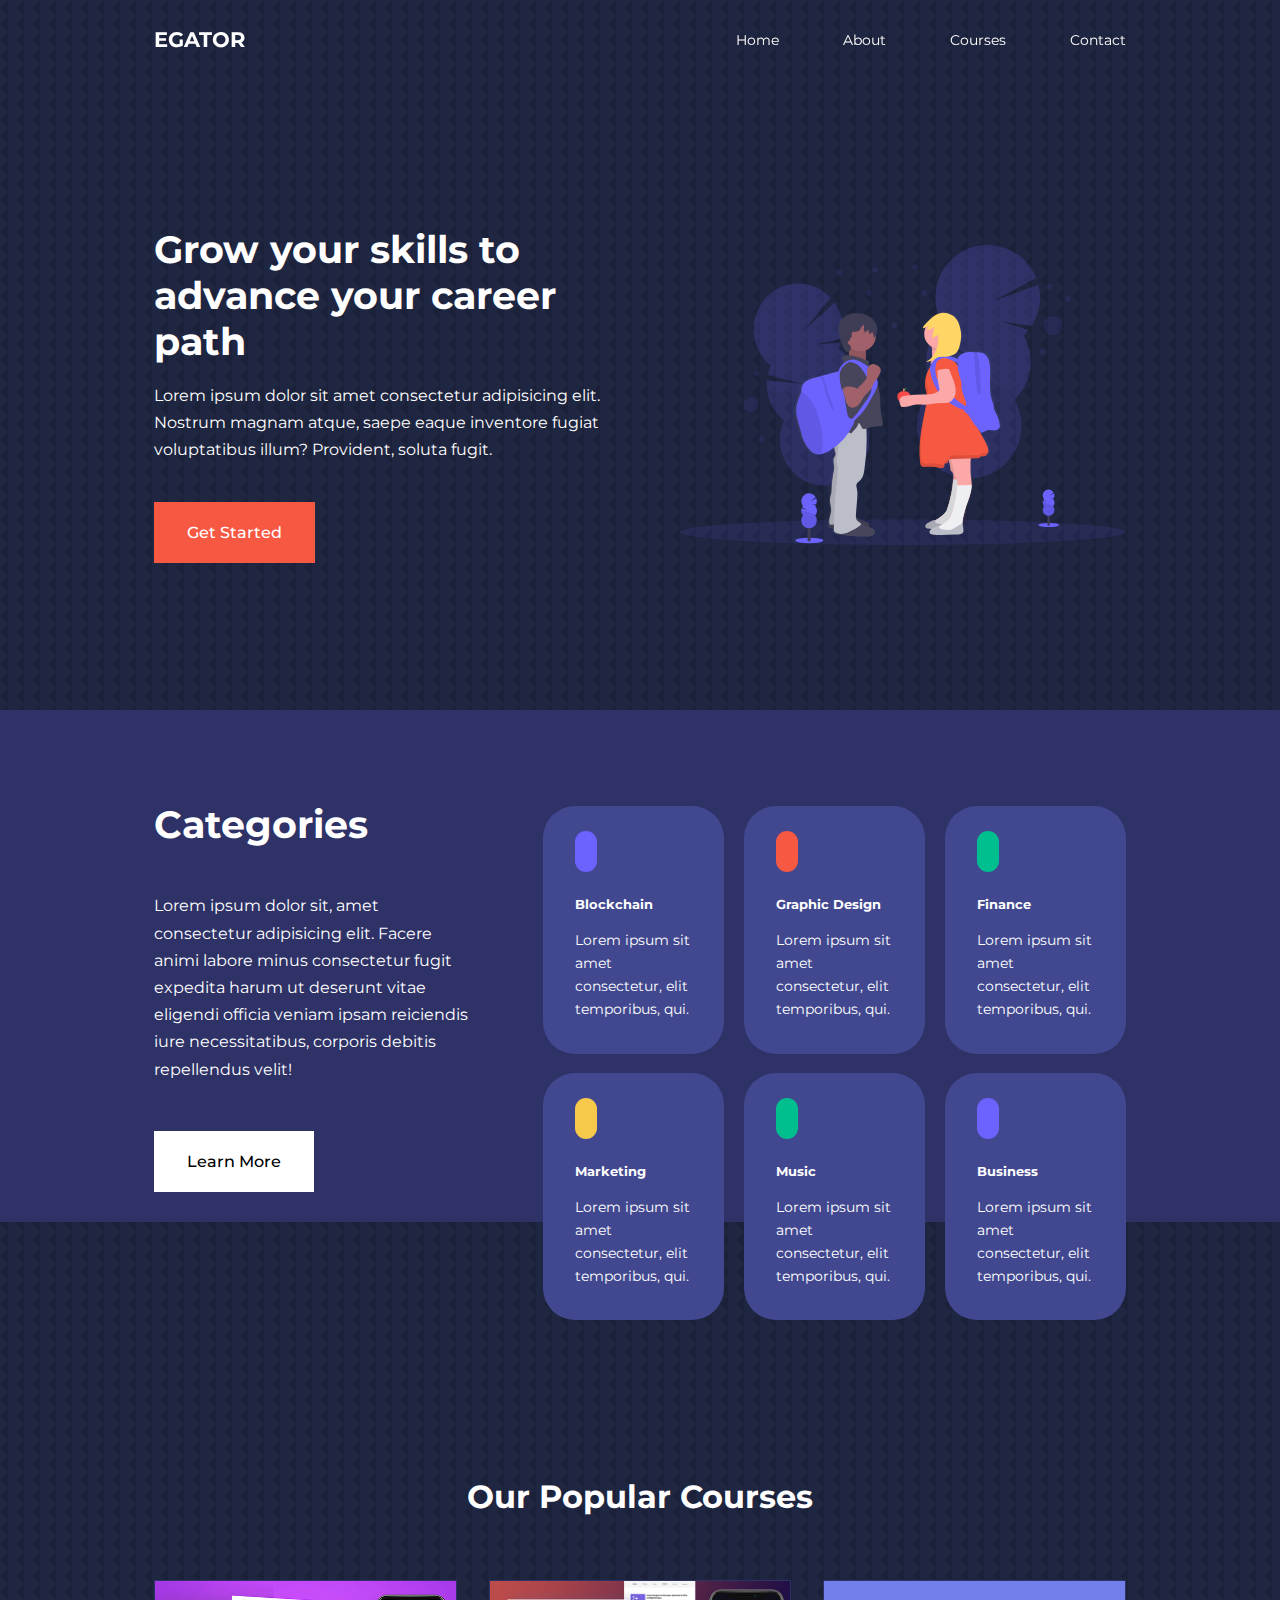
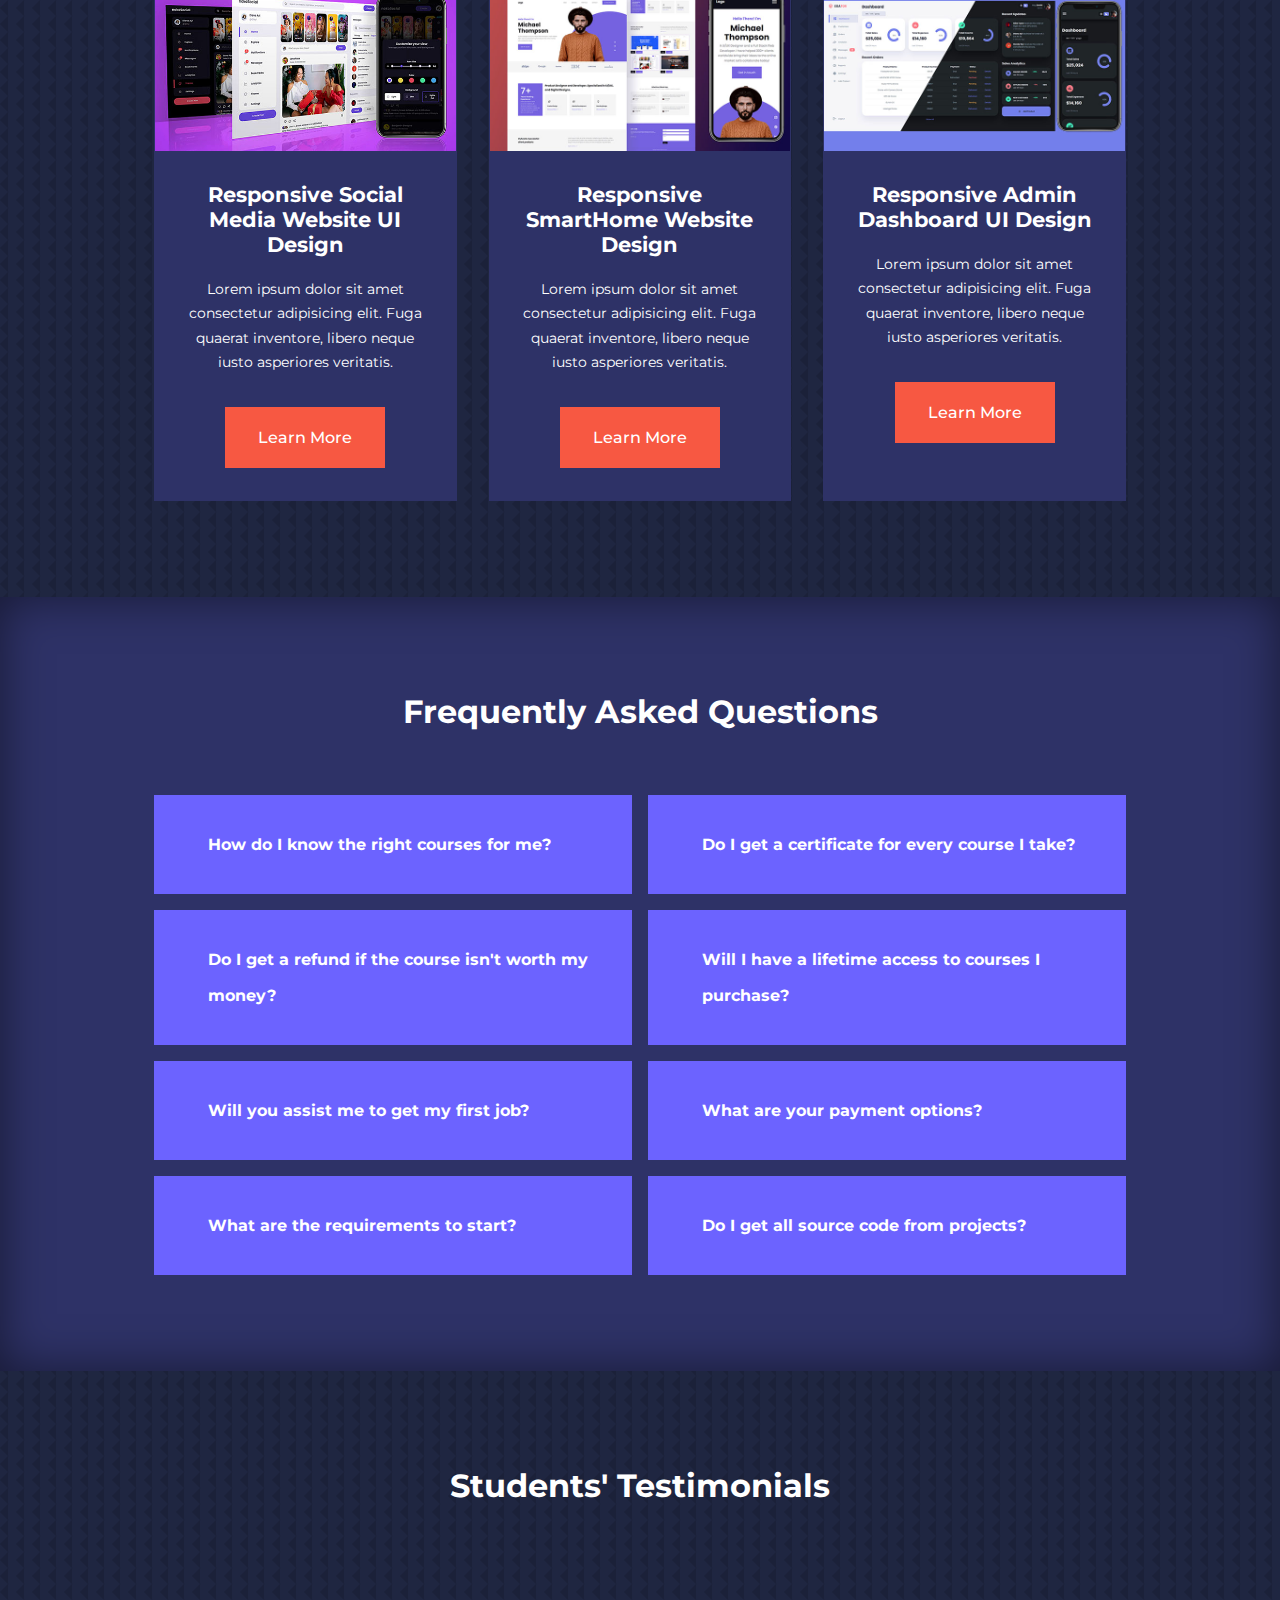
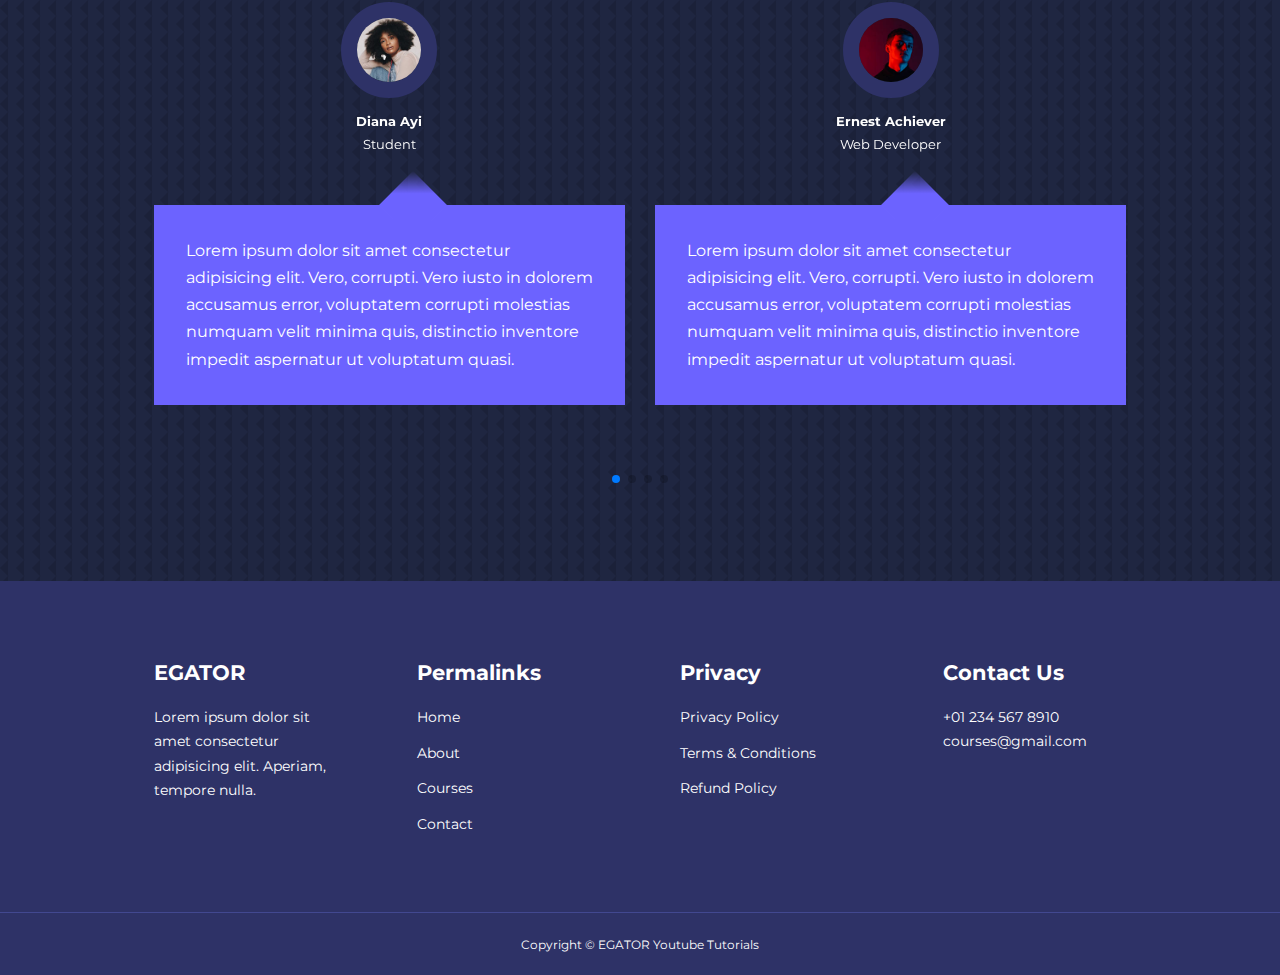
<file: index.html>
<!DOCTYPE html>
<html lang="en">

<head>
    <meta charset="UTF-8">
    <meta http-equiv="X-UA-Compatible" content="IE=edge">
    <meta name="viewport" content="width=device-width, initial-scale=1.0">
    <title>Responsive Multipage Education Website</title>

    <!-- ICONSCOUT CDN -->
    <link rel="stylesheet" href="https://unicons.iconscout.com/release/v2.1.6/css/unicons.css">

    <!-- GOOGLE FONT -->
    <link rel="preconnect" href="https://fonts.googleapis.com">
    <link rel="preconnect" href="https://fonts.gstatic.com" crossorigin>
    <link href="https://fonts.googleapis.com/css2?family=Montserrat:wght@300;400;500;600;700;800;900&display=swap" rel="stylesheet">

    <!-- SWIPER CDN -->
    <link rel="stylesheet" href="https://unpkg.com/swiper@8/swiper-bundle.min.css"/>

    <!-- CUSTOM CSS -->
    <link rel="stylesheet" href="./css/style.css">

    <style>
        body {
            background-image: url("./images/bg-texture.png");
        }
    </style>
</head>

<body>
    <!--================== NAVBAR ==================-->
    <nav>
        <div class="container nav__container">
            <a href="index.html">
                <h4>EGATOR</h4>
            </a>

            <ul class="nav__menu">
                <li><a href="index.html">Home</a></li>
                <li><a href="about.html">About</a></li>
                <li><a href="courses.html">Courses</a></li>
                <li><a href="contact.html">Contact</a></li>
            </ul>

            <button id="open-menu-btn">
                <i class="uil uil-bars"></i>
            </button>
            <button id="close-menu-btn">
                <i class="uil uil-multiply"></i>
            </button>
        </div>
    </nav>

    <!--================== HEADER ==================-->
    <header>
        <div class="container header__container">
            <div class="header__left">
                <h1>Grow your skills to advance your career path</h1>
                <p>
                    Lorem ipsum dolor sit amet consectetur adipisicing elit. Nostrum magnam atque, saepe eaque inventore
                    fugiat voluptatibus illum? Provident, soluta fugit.
                </p>

                <a href="courses.html" class="btn btn-primary">Get Started</a>
            </div>

            <div class="header__right">
                <div class="header__right-image">
                    <img src="./images/header.svg" alt="">
                </div>
            </div>
        </div>


    </header>

    <!--================== CATEGORIES ==================-->
    <section class="categories">
        <div class="container categories__container">
            <div class="categories__left">
                <h1>Categories</h1>
                <p>
                    Lorem ipsum dolor sit, amet consectetur adipisicing elit. Facere animi labore minus consectetur
                    fugit expedita harum ut deserunt vitae eligendi officia veniam ipsam reiciendis iure necessitatibus,
                    corporis debitis repellendus velit!
                </p>
                <a href="#" class="btn">Learn More</a>
            </div>

            <div class="categories__right">
                <article class="category">
                    <span class="category__icon"><i class="uil uil-bitcoin-circle"></i></span>
                    <h5>Blockchain</h5>
                    <p>Lorem ipsum sit amet consectetur, elit temporibus, qui.</p>
                </article>

                <article class="category">
                    <span class="category__icon"><i class="uil uil-palette"></i></span>
                    <h5>Graphic Design</h5>
                    <p>Lorem ipsum sit amet consectetur, elit temporibus, qui.</p>
                </article>

                <article class="category">
                    <span class="category__icon"><i class="uil uil-usd-circle"></i></span>
                    <h5>Finance</h5>
                    <p>Lorem ipsum sit amet consectetur, elit temporibus, qui.</p>
                </article>

                <article class="category">
                    <span class="category__icon"><i class="uil uil-megaphone"></i></span>
                    <h5>Marketing</h5>
                    <p>Lorem ipsum sit amet consectetur, elit temporibus, qui.</p>
                </article>

                <article class="category">
                    <span class="category__icon"><i class="uil uil-music"></i></span>
                    <h5>Music</h5>
                    <p>Lorem ipsum sit amet consectetur, elit temporibus, qui.</p>
                </article>

                <article class="category">
                    <span class="category__icon"><i class="uil uil-puzzle-piece"></i></span>
                    <h5>Business</h5>
                    <p>Lorem ipsum sit amet consectetur, elit temporibus, qui.</p>
                </article>
            </div>
        </div>
    </section>

    <!--================== POPULAR COURSES ==================-->
    <section class="courses">
        <h2>Our Popular Courses</h2>
        <div class="container courses__container">
            <article class="course">
                <div class="course__image">
                    <img src="./images/course1.jpg" alt="">
                </div>
                <div class="course__info">
                    <h4>Responsive Social Media Website UI Design</h4>
                    <p>Lorem ipsum dolor sit amet consectetur adipisicing elit. Fuga quaerat inventore, libero neque
                        iusto asperiores veritatis.</p>
                    <a href="courses.html" class="btn btn-primary">Learn More</a>
                </div>
            </article>

            <article class="course">
                <div class="course__image">
                    <img src="./images/course2.jpg" alt="">
                </div>
                <div class="course__info">
                    <h4>Responsive SmartHome Website Design</h4>
                    <p>Lorem ipsum dolor sit amet consectetur adipisicing elit. Fuga quaerat inventore, libero neque
                        iusto
                        asperiores veritatis.</p>
                    <a href="courses.html" class="btn btn-primary">Learn More</a>
                </div>
            </article>

            <article class="course">
                <div class="course__image">
                    <img src="./images/course3.jpg" alt="">
                </div>
                <div class="course__info">
                    <h4>Responsive Admin Dashboard UI Design</h4>
                    <p>Lorem ipsum dolor sit amet consectetur adipisicing elit. Fuga quaerat inventore, libero neque
                        iusto
                        asperiores veritatis.</p>
                    <a href="courses.html" class="btn btn-primary">Learn More</a>
                </div>
            </article>
        </div>
    </section>

    <!--================== FAQS ==================-->
    <section class="faqs">
        <h2>Frequently Asked Questions</h2>
        <div class="container faqs__container">
            <article class="faq">
                <div class="faq__icon"><i class="uil uil-plus"></i></div>
                <div class="question__answer">
                    <h4>How do I know the right courses for me?</h4>
                    <p>Lorem ipsum, dolor sit amet consectetur adipisicing elit. Vel vero officiis iusto commodi mollitia, tenetur maxime nihil eos ut quas quidem sit voluptates, consectetur fugiat? Distinctio sit fugiat sapiente aperiam?</p>
                </div>
            </article>

            <article class="faq">
                <div class="faq__icon"><i class="uil uil-plus"></i></div>
                <div class="question__answer">
                    <h4>Do I get a certificate for every course I take?</h4>
                    <p>Lorem ipsum, dolor sit amet consectetur adipisicing elit. Vel vero officiis iusto commodi mollitia, tenetur maxime nihil eos ut quas quidem sit voluptates, consectetur fugiat? Distinctio sit fugiat sapiente aperiam?</p>
                </div>
            </article>

            <article class="faq">
                <div class="faq__icon"><i class="uil uil-plus"></i></div>
                <div class="question__answer">
                    <h4>Do I get a refund if the course isn't worth my money?</h4>
                    <p>Lorem ipsum, dolor sit amet consectetur adipisicing elit. Vel vero officiis iusto commodi mollitia, tenetur maxime nihil eos ut quas quidem sit voluptates, consectetur fugiat? Distinctio sit fugiat sapiente aperiam?</p>
                </div>
            </article>

            <article class="faq">
                <div class="faq__icon"><i class="uil uil-plus"></i></div>
                <div class="question__answer">
                    <h4>Will I have a lifetime access to courses I purchase?</h4>
                    <p>Lorem ipsum, dolor sit amet consectetur adipisicing elit. Vel vero officiis iusto commodi mollitia, tenetur maxime nihil eos ut quas quidem sit voluptates, consectetur fugiat? Distinctio sit fugiat sapiente aperiam?</p>
                </div>
            </article>

            <article class="faq">
                <div class="faq__icon"><i class="uil uil-plus"></i></div>
                <div class="question__answer">
                    <h4>Will you assist me to get my first job?</h4>
                    <p>Lorem ipsum, dolor sit amet consectetur adipisicing elit. Vel vero officiis iusto commodi mollitia, tenetur maxime nihil eos ut quas quidem sit voluptates, consectetur fugiat? Distinctio sit fugiat sapiente aperiam?</p>
                </div>
            </article>

            <article class="faq">
                <div class="faq__icon"><i class="uil uil-plus"></i></div>
                <div class="question__answer">
                    <h4>What are your payment options?</h4>
                    <p>Lorem ipsum, dolor sit amet consectetur adipisicing elit. Vel vero officiis iusto commodi mollitia, tenetur maxime nihil eos ut quas quidem sit voluptates, consectetur fugiat? Distinctio sit fugiat sapiente aperiam?</p>
                </div>
            </article>

            <article class="faq">
                <div class="faq__icon"><i class="uil uil-plus"></i></div>
                <div class="question__answer">
                    <h4>What are the requirements to start?</h4>
                    <p>Lorem ipsum, dolor sit amet consectetur adipisicing elit. Vel vero officiis iusto commodi mollitia, tenetur maxime nihil eos ut quas quidem sit voluptates, consectetur fugiat? Distinctio sit fugiat sapiente aperiam?</p>
                </div>
            </article>

            <article class="faq">
                <div class="faq__icon"><i class="uil uil-plus"></i></div>
                <div class="question__answer">
                    <h4>Do I get all source code from projects?</h4>
                    <p>Lorem ipsum, dolor sit amet consectetur adipisicing elit. Vel vero officiis iusto commodi mollitia, tenetur maxime nihil eos ut quas quidem sit voluptates, consectetur fugiat? Distinctio sit fugiat sapiente aperiam?</p>
                </div>
            </article>

        </div>
    </section>

    <!--================== TESTIMONIALS ==================-->
    <section class="container testimonials__container mySwiper">
        <h2>Students' Testimonials</h2>
        <div class="swiper-wrapper">
            <article class="testimonial swiper-slide">
                <div class="avatar">
                    <img src="./images/avatar1.jpg" alt="">
                </div>
                <div class="testimonial__info">
                    <h5>Diana Ayi</h5>
                    <small>Student</small>
                </div>
                <div class="testimonial__body">
                    <p>Lorem ipsum dolor sit amet consectetur adipisicing elit. Vero, corrupti. Vero iusto in dolorem accusamus error, voluptatem corrupti molestias numquam velit minima quis, distinctio inventore impedit aspernatur ut voluptatum quasi.</p>
                </div>
            </article>

            <article class="testimonial swiper-slide">
                <div class="avatar">
                    <img src="./images/avatar2.jpg" alt="">
                </div>
                <div class="testimonial__info">
                    <h5>Ernest Achiever</h5>
                    <small>Web Developer</small>
                </div>
                <div class="testimonial__body">
                    <p>Lorem ipsum dolor sit amet consectetur adipisicing elit. Vero, corrupti. Vero iusto in dolorem accusamus error, voluptatem corrupti molestias numquam velit minima quis, distinctio inventore impedit aspernatur ut voluptatum quasi.</p>
                </div>
            </article>

            <article class="testimonial swiper-slide">
                <div class="avatar">
                    <img src="./images/avatar3.jpg" alt="">
                </div>
                <div class="testimonial__info">
                    <h5>Edem Quist</h5>
                    <small>Student</small>
                </div>
                <div class="testimonial__body">
                    <p>Lorem ipsum dolor sit amet consectetur adipisicing elit. Vero, corrupti. Vero iusto in dolorem accusamus error, voluptatem corrupti molestias numquam velit minima quis, distinctio inventore impedit aspernatur ut voluptatum quasi.</p>
                </div>
            </article>

            <article class="testimonial swiper-slide">
                <div class="avatar">
                    <img src="./images/avatar4.jpg" alt="">
                </div>
                <div class="testimonial__info">
                    <h5>Hajia Bintu</h5>
                    <small>Student</small>
                </div>
                <div class="testimonial__body">
                    <p>Lorem ipsum dolor sit amet consectetur adipisicing elit. Vero, corrupti. Vero iusto in dolorem accusamus error, voluptatem corrupti molestias numquam velit minima quis, distinctio inventore impedit aspernatur ut voluptatum quasi.</p>
                </div>
            </article>

            <article class="testimonial swiper-slide">
                <div class="avatar">
                    <img src="./images/avatar5.jpg" alt="">
                </div>
                <div class="testimonial__info">
                    <h5>Jane Doe</h5>
                    <small>Student</small>
                </div>
                <div class="testimonial__body">
                    <p>Lorem ipsum dolor sit amet consectetur adipisicing elit. Vero, corrupti. Vero iusto in dolorem accusamus error, voluptatem corrupti molestias numquam velit minima quis, distinctio inventore impedit aspernatur ut voluptatum quasi.</p>
                </div>
            </article>
        </div>

        <div class="swiper-pagination"></div>
    </section>

    <!--================== FOOTER ==================-->
    <footer>
        <div class="container footer__container">
            <div class="footer__1">
                <a href="index.html" class="footer__logo">
                    <h4>EGATOR</h4>
                </a>
                <p>Lorem ipsum dolor sit amet consectetur adipisicing elit. Aperiam, tempore nulla.</p>
            </div>

            <div class="footer__2">
                <h4>Permalinks</h4>
                <ul class="permalinks">
                    <li><a href="index.html">Home</a></li>
                    <li><a href="about.html">About</a></li>
                    <li><a href="courses.html">Courses</a></li>
                    <li><a href="contact.html">Contact</a></li>
                </ul>
            </div>

            <div class="footer__3">
                <h4>Privacy</h4>
                <ul class="privacy">
                    <li><a href="#">Privacy Policy</a></li>
                    <li><a href="#">Terms & Conditions</a></li>
                    <li><a href="#">Refund Policy</a></li>
                </ul>
            </div>

            <div class="footer__4">
                <h4>Contact Us</h4>
                <div>
                    <p>+01 234 567 8910</p>
                    <p>courses@gmail.com</p>
                </div>

                <ul class="footer__socials">
                    <li><a href="#"><i class="uil uil-facebook-f"></i></a></li>
                    <li><a href="#"><i class="uil uil-instagram-alt"></i></a></li>
                    <li><a href="#"><i class="uil uil-twitter"></i></a></li>
                    <li><a href="#"><i class="uil uil-linkedin-alt"></i></a></li>
                </ul>
            </div>
        </div>

        <div class="footer__copyright">
            <small>Copyright &copy; EGATOR Youtube Tutorials</small>
        </div>
    </footer>

    <!-- SWIPER JS -->
    <script src="https://unpkg.com/swiper@8/swiper-bundle.min.js"></script>

    <!-- CUSTOM JS -->
    <script src="./main.js"></script>
</body>

</html>
</file>
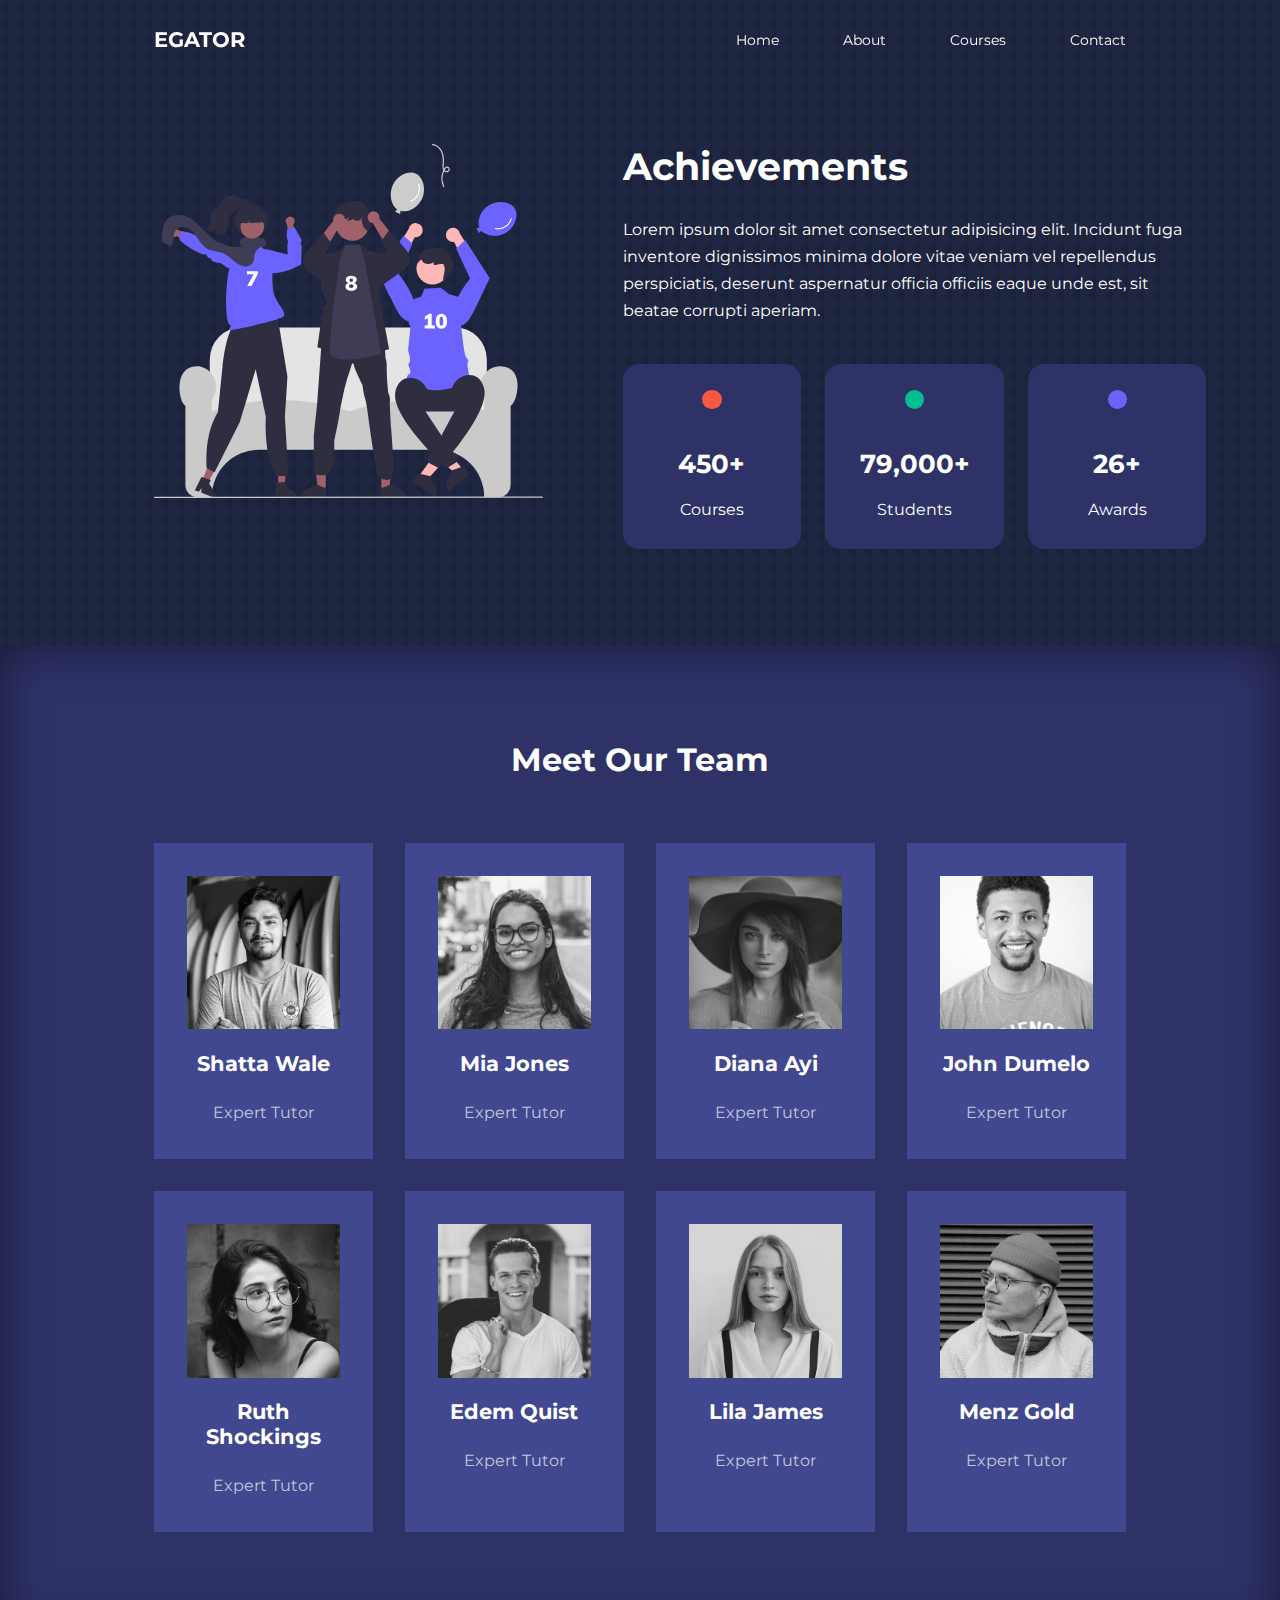
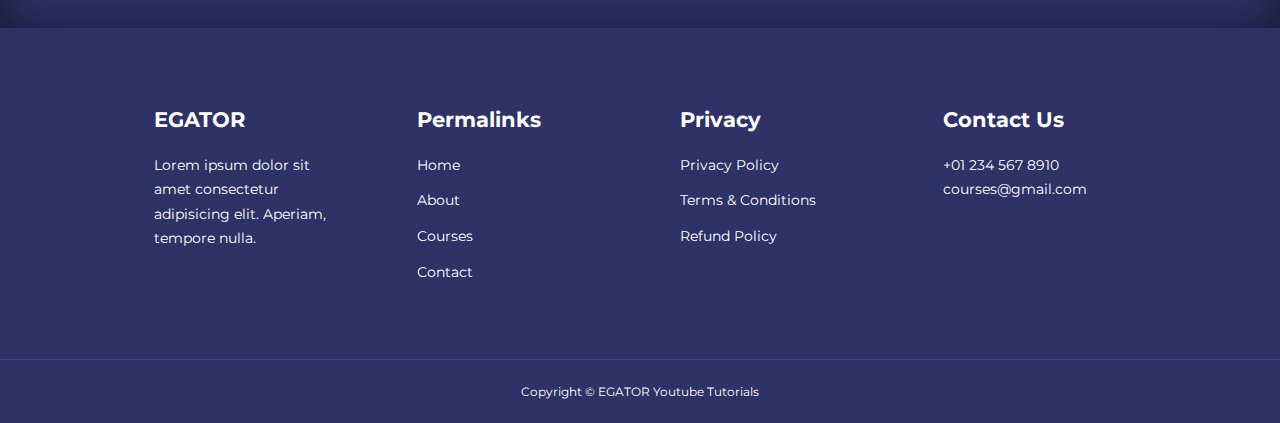
<file: about.html>
<!DOCTYPE html>
<html lang="en">

<head>
    <meta charset="UTF-8">
    <meta http-equiv="X-UA-Compatible" content="IE=edge">
    <meta name="viewport" content="width=device-width, initial-scale=1.0">
    <title>Responsive Multipage Education Website</title>

    <!-- ICONSCOUT CDN -->
    <link rel="stylesheet" href="https://unicons.iconscout.com/release/v2.1.6/css/unicons.css">

    <!-- GOOGLE FONT -->
    <link rel="preconnect" href="https://fonts.googleapis.com">
    <link rel="preconnect" href="https://fonts.gstatic.com" crossorigin>
    <link href="https://fonts.googleapis.com/css2?family=Montserrat:wght@300;400;500;600;700;800;900&display=swap"
        rel="stylesheet">

    <!-- CUSTOM CSS -->
    <link rel="stylesheet" href="./css/style.css">
    <link rel="stylesheet" href="./css/about.css">

    <style>
        body {
            background-image: url("./images/bg-texture.png");
        }
    </style>
</head>

<body>
    <!--================== NAVBAR ==================-->
    <nav>
        <div class="container nav__container">
            <a href="index.html">
                <h4>EGATOR</h4>
            </a>

            <ul class="nav__menu">
                <li><a href="index.html">Home</a></li>
                <li><a href="about.html">About</a></li>
                <li><a href="courses.html">Courses</a></li>
                <li><a href="contact.html">Contact</a></li>
            </ul>

            <button id="open-menu-btn">
                <i class="uil uil-bars"></i>
            </button>
            <button id="close-menu-btn">
                <i class="uil uil-multiply"></i>
            </button>
        </div>
    </nav>

    <!--================== ACHIEVEMENTS ==================-->
    <section class="about__achievements">
        <div class="container about__achievements-container">
            <div class="about__achievements-left">
                <img src="./images/about achievements.svg" alt="">
            </div>

            <div class="about__achievements-right">
                <h1>Achievements</h1>
                <p>Lorem ipsum dolor sit amet consectetur adipisicing elit. Incidunt fuga inventore dignissimos minima dolore vitae veniam vel repellendus perspiciatis, deserunt aspernatur officia officiis eaque unde est, sit beatae corrupti aperiam.</p>

                <div class="achievements__cards">
                    <article class="achievements__card">
                        <span class="achievement__icon">
                            <i class="uil uil-video"></i>
                        </span>
                        <h3>450+</h3>
                        <p>Courses</p>
                    </article>

                    <article class="achievements__card">
                        <span class="achievement__icon">
                            <i class="uil uil-users-alt"></i>
                        </span>
                        <h3>79,000+</h3>
                        <p>Students</p>
                    </article>

                    <article class="achievements__card">
                        <span class="achievement__icon">
                            <i class="uil uil-award"></i>
                        </span>
                        <h3>26+</h3>
                        <p>Awards</p>
                    </article>
                </div>
            </div>
        </div>
    </section>

    <!--================== TEAM ==================-->
    <section class="team">
        <h2>Meet Our Team</h2>
        <div class="container team__container">
            <article class="team__member">
                <div class="team__member-image">
                    <img src="./images/tm1.jpg" alt="">
                </div>

                <div class="team__member-info">
                    <h4>Shatta Wale</h4>
                    <p>Expert Tutor</p>
                </div>

                <div class="team__member-socials">
                    <a href="https://instagram.com" target="_blank"><i class="uil uil-instagram"></i></a>
                    <a href="https://twitter.com" target="_blank"><i class="uil uil-twitter-alt"></i></a>
                    <a href="https://linkedin.com" target="_blank"><i class="uil uil-linkedin-alt"></i></a>
                </div>
            </article>

            <article class="team__member">
                <div class="team__member-image">
                    <img src="./images/tm2.jpg" alt="">
                </div>

                <div class="team__member-info">
                    <h4>Mia Jones</h4>
                    <p>Expert Tutor</p>
                </div>

                <div class="team__member-socials">
                    <a href="https://instagram.com" target="_blank"><i class="uil uil-instagram"></i></a>
                    <a href="https://twitter.com" target="_blank"><i class="uil uil-twitter-alt"></i></a>
                    <a href="https://linkedin.com" target="_blank"><i class="uil uil-linkedin-alt"></i></a>
                </div>
            </article>

            <article class="team__member">
                <div class="team__member-image">
                    <img src="./images/tm3.jpg" alt="">
                </div>

                <div class="team__member-info">
                    <h4>Diana Ayi</h4>
                    <p>Expert Tutor</p>
                </div>

                <div class="team__member-socials">
                    <a href="https://instagram.com" target="_blank"><i class="uil uil-instagram"></i></a>
                    <a href="https://twitter.com" target="_blank"><i class="uil uil-twitter-alt"></i></a>
                    <a href="https://linkedin.com" target="_blank"><i class="uil uil-linkedin-alt"></i></a>
                </div>
            </article>

            <article class="team__member">
                <div class="team__member-image">
                    <img src="./images/tm4.jpg" alt="">
                </div>

                <div class="team__member-info">
                    <h4>John Dumelo</h4>
                    <p>Expert Tutor</p>
                </div>

                <div class="team__member-socials">
                    <a href="https://instagram.com" target="_blank"><i class="uil uil-instagram"></i></a>
                    <a href="https://twitter.com" target="_blank"><i class="uil uil-twitter-alt"></i></a>
                    <a href="https://linkedin.com" target="_blank"><i class="uil uil-linkedin-alt"></i></a>
                </div>
            </article>

            <article class="team__member">
                <div class="team__member-image">
                    <img src="./images/tm5.jpg" alt="">
                </div>

                <div class="team__member-info">
                    <h4>Ruth Shockings</h4>
                    <p>Expert Tutor</p>
                </div>

                <div class="team__member-socials">
                    <a href="https://instagram.com" target="_blank"><i class="uil uil-instagram"></i></a>
                    <a href="https://twitter.com" target="_blank"><i class="uil uil-twitter-alt"></i></a>
                    <a href="https://linkedin.com" target="_blank"><i class="uil uil-linkedin-alt"></i></a>
                </div>
            </article>

            <article class="team__member">
                <div class="team__member-image">
                    <img src="./images/tm6.jpg" alt="">
                </div>

                <div class="team__member-info">
                    <h4>Edem Quist</h4>
                    <p>Expert Tutor</p>
                </div>

                <div class="team__member-socials">
                    <a href="https://instagram.com" target="_blank"><i class="uil uil-instagram"></i></a>
                    <a href="https://twitter.com" target="_blank"><i class="uil uil-twitter-alt"></i></a>
                    <a href="https://linkedin.com" target="_blank"><i class="uil uil-linkedin-alt"></i></a>
                </div>
            </article>

            <article class="team__member">
                <div class="team__member-image">
                    <img src="./images/tm7.jpg" alt="">
                </div>

                <div class="team__member-info">
                    <h4>Lila James</h4>
                    <p>Expert Tutor</p>
                </div>

                <div class="team__member-socials">
                    <a href="https://instagram.com" target="_blank"><i class="uil uil-instagram"></i></a>
                    <a href="https://twitter.com" target="_blank"><i class="uil uil-twitter-alt"></i></a>
                    <a href="https://linkedin.com" target="_blank"><i class="uil uil-linkedin-alt"></i></a>
                </div>
            </article>

            <article class="team__member">
                <div class="team__member-image">
                    <img src="./images/tm8.jpg" alt="">
                </div>

                <div class="team__member-info">
                    <h4>Menz Gold</h4>
                    <p>Expert Tutor</p>
                </div>

                <div class="team__member-socials">
                    <a href="https://instagram.com" target="_blank"><i class="uil uil-instagram"></i></a>
                    <a href="https://twitter.com" target="_blank"><i class="uil uil-twitter-alt"></i></a>
                    <a href="https://linkedin.com" target="_blank"><i class="uil uil-linkedin-alt"></i></a>
                </div>
            </article>

        </div>
    </section>

    <!--================== FOOTER ==================-->
    <footer>
        <div class="container footer__container">
            <div class="footer__1">
                <a href="index.html" class="footer__logo">
                    <h4>EGATOR</h4>
                </a>
                <p>Lorem ipsum dolor sit amet consectetur adipisicing elit. Aperiam, tempore nulla.</p>
            </div>

            <div class="footer__2">
                <h4>Permalinks</h4>
                <ul class="permalinks">
                    <li><a href="index.html">Home</a></li>
                    <li><a href="about.html">About</a></li>
                    <li><a href="courses.html">Courses</a></li>
                    <li><a href="contact.html">Contact</a></li>
                </ul>
            </div>

            <div class="footer__3">
                <h4>Privacy</h4>
                <ul class="privacy">
                    <li><a href="#">Privacy Policy</a></li>
                    <li><a href="#">Terms & Conditions</a></li>
                    <li><a href="#">Refund Policy</a></li>
                </ul>
            </div>

            <div class="footer__4">
                <h4>Contact Us</h4>
                <div>
                    <p>+01 234 567 8910</p>
                    <p>courses@gmail.com</p>
                </div>

                <ul class="footer__socials">
                    <li><a href="#"><i class="uil uil-facebook-f"></i></a></li>
                    <li><a href="#"><i class="uil uil-instagram-alt"></i></a></li>
                    <li><a href="#"><i class="uil uil-twitter"></i></a></li>
                    <li><a href="#"><i class="uil uil-linkedin-alt"></i></a></li>
                </ul>
            </div>
        </div>

        <div class="footer__copyright">
            <small>Copyright &copy; EGATOR Youtube Tutorials</small>
        </div>
    </footer>

    <!-- CUSTOM JS -->
    <script src="./main.js"></script>

</body>

</html>
</file>
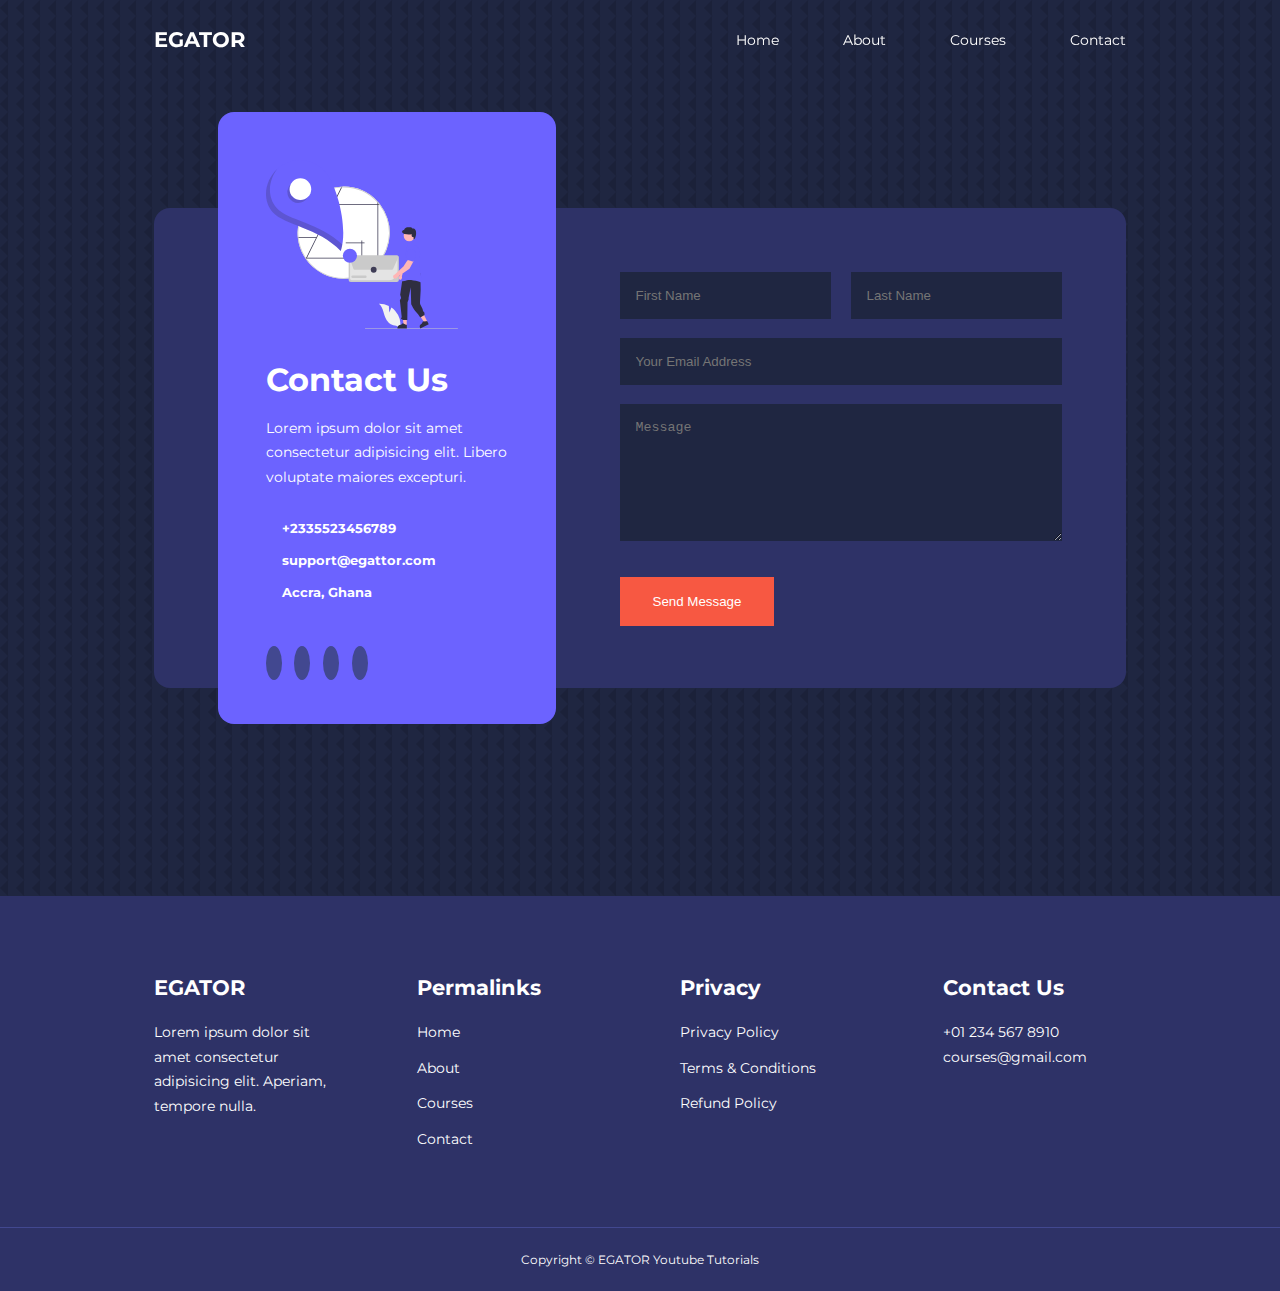
<file: contact.html>
<!DOCTYPE html>
<html lang="en">

<head>
    <meta charset="UTF-8">
    <meta http-equiv="X-UA-Compatible" content="IE=edge">
    <meta name="viewport" content="width=device-width, initial-scale=1.0">
    <title>Responsive Multipage Education Website</title>

    <!-- ICONSCOUT CDN -->
    <link rel="stylesheet" href="https://unicons.iconscout.com/release/v2.1.6/css/unicons.css">

    <!-- GOOGLE FONT -->
    <link rel="preconnect" href="https://fonts.googleapis.com">
    <link rel="preconnect" href="https://fonts.gstatic.com" crossorigin>
    <link href="https://fonts.googleapis.com/css2?family=Montserrat:wght@300;400;500;600;700;800;900&display=swap"
        rel="stylesheet">

    <!-- CUSTOM CSS -->
    <link rel="stylesheet" href="./css/style.css">
    <link rel="stylesheet" href="./css/contact.css">

    <style>
        body {
            background-image: url("./images/bg-texture.png");
        }
    </style>
</head>

<body>
    <!--================== NAVBAR ==================-->
    <nav>
        <div class="container nav__container">
            <a href="index.html">
                <h4>EGATOR</h4>
            </a>

            <ul class="nav__menu">
                <li><a href="index.html">Home</a></li>
                <li><a href="about.html">About</a></li>
                <li><a href="courses.html">Courses</a></li>
                <li><a href="contact.html">Contact</a></li>
            </ul>

            <button id="open-menu-btn">
                <i class="uil uil-bars"></i>
            </button>
            <button id="close-menu-btn">
                <i class="uil uil-multiply"></i>
            </button>
        </div>
    </nav>


    <section class="contact">
        <div class="container contact__container">
            <aside class="contact__aside">
                <div class="aside__image">
                    <img src="./images/contact.svg" alt="">
                </div>
                <h2>Contact Us</h2>
                <p>Lorem ipsum dolor sit amet consectetur adipisicing elit. Libero voluptate maiores excepturi.</p>

                <ul class="contact__details">
                    <li>
                        <i class="uil uil-phone-times"></i>
                        <h5>+2335523456789</h5>
                    </li>

                    <li>
                        <i class="uil uil-envelope"></i>
                        <h5>support@egattor.com</h5>
                    </li>

                    <li>
                        <i class="uil uil-location-point"></i>
                        <h5>Accra, Ghana</h5>
                    </li>
                </ul>

                <ul class="contact__socials">
                    <li><a href="#"><i class="uil uil-facebook-f"></i></a></li>
                    <li><a href="#"><i class="uil uil-instagram"></i></a></li>
                    <li><a href="#"><i class="uil uil-twitter"></i></a></li>
                    <li><a href="#"><i class="uil uil-linkedin-alt"></i></a></li>
                </ul>
            </aside>

            <form action="https://formspree.io/f/mnqwyvyg" method="POST" class="contact__form">
                <div class="form__name">
                    <input type="text" name="First Name" placeholder="First Name" required>
                    <input type="text" name="Last Name" placeholder="Last Name" required>
                </div>
                <input type="email" name="Email Address" placeholder="Your Email Address" required>
                <textarea name="Message" rows="7" placeholder="Message" required></textarea>

                <button type="submit" class="btn btn-primary">Send Message</button>
            </form>
            
        </div>
    </section>


    <!--================== FOOTER ==================-->
    <footer>
        <div class="container footer__container">
            <div class="footer__1">
                <a href="index.html" class="footer__logo">
                    <h4>EGATOR</h4>
                </a>
                <p>Lorem ipsum dolor sit amet consectetur adipisicing elit. Aperiam, tempore nulla.</p>
            </div>

            <div class="footer__2">
                <h4>Permalinks</h4>
                <ul class="permalinks">
                    <li><a href="index.html">Home</a></li>
                    <li><a href="about.html">About</a></li>
                    <li><a href="courses.html">Courses</a></li>
                    <li><a href="contact.html">Contact</a></li>
                </ul>
            </div>

            <div class="footer__3">
                <h4>Privacy</h4>
                <ul class="privacy">
                    <li><a href="#">Privacy Policy</a></li>
                    <li><a href="#">Terms & Conditions</a></li>
                    <li><a href="#">Refund Policy</a></li>
                </ul>
            </div>

            <div class="footer__4">
                <h4>Contact Us</h4>
                <div>
                    <p>+01 234 567 8910</p>
                    <p>courses@gmail.com</p>
                </div>

                <ul class="footer__socials">
                    <li><a href="#"><i class="uil uil-facebook-f"></i></a></li>
                    <li><a href="#"><i class="uil uil-instagram-alt"></i></a></li>
                    <li><a href="#"><i class="uil uil-twitter"></i></a></li>
                    <li><a href="#"><i class="uil uil-linkedin-alt"></i></a></li>
                </ul>
            </div>
        </div>

        <div class="footer__copyright">
            <small>Copyright &copy; EGATOR Youtube Tutorials</small>
        </div>
    </footer>

    <!-- CUSTOM JS -->
    <script src="./main.js"></script>

</body>

</html>
</file>
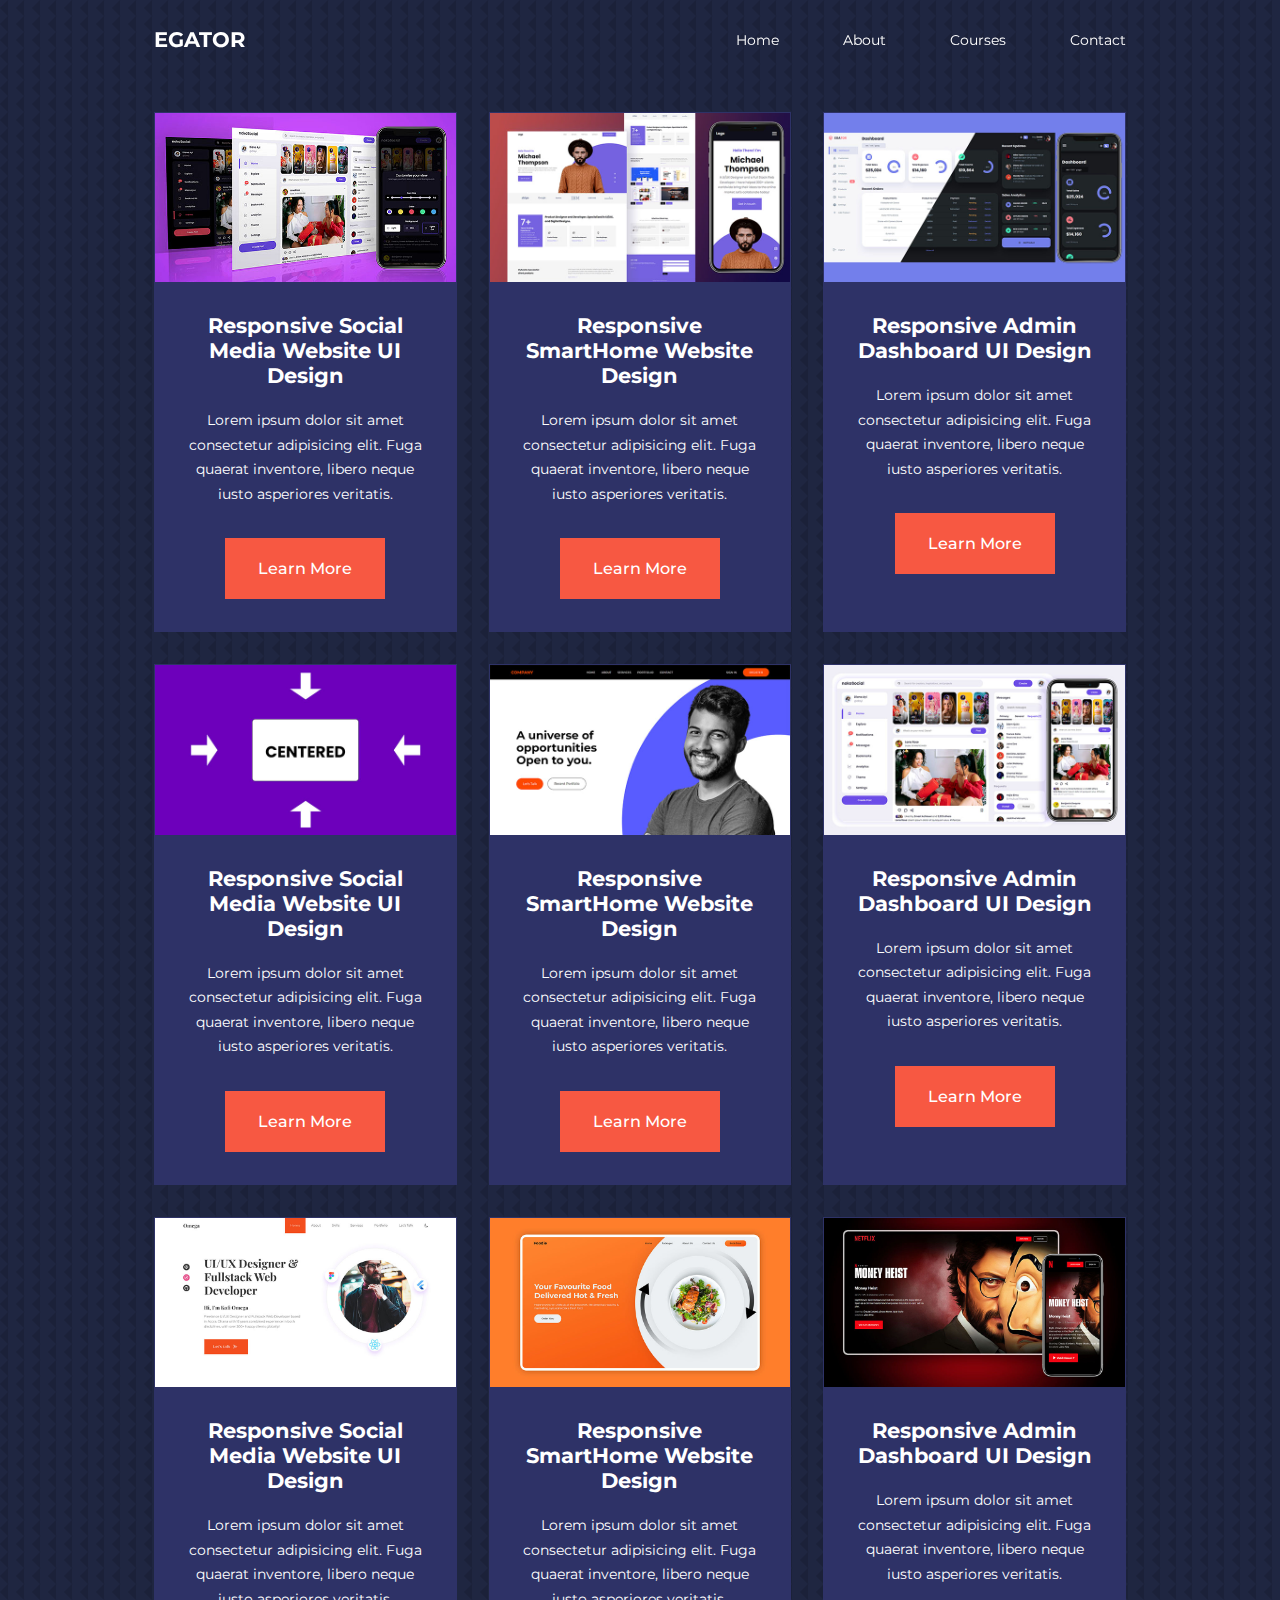
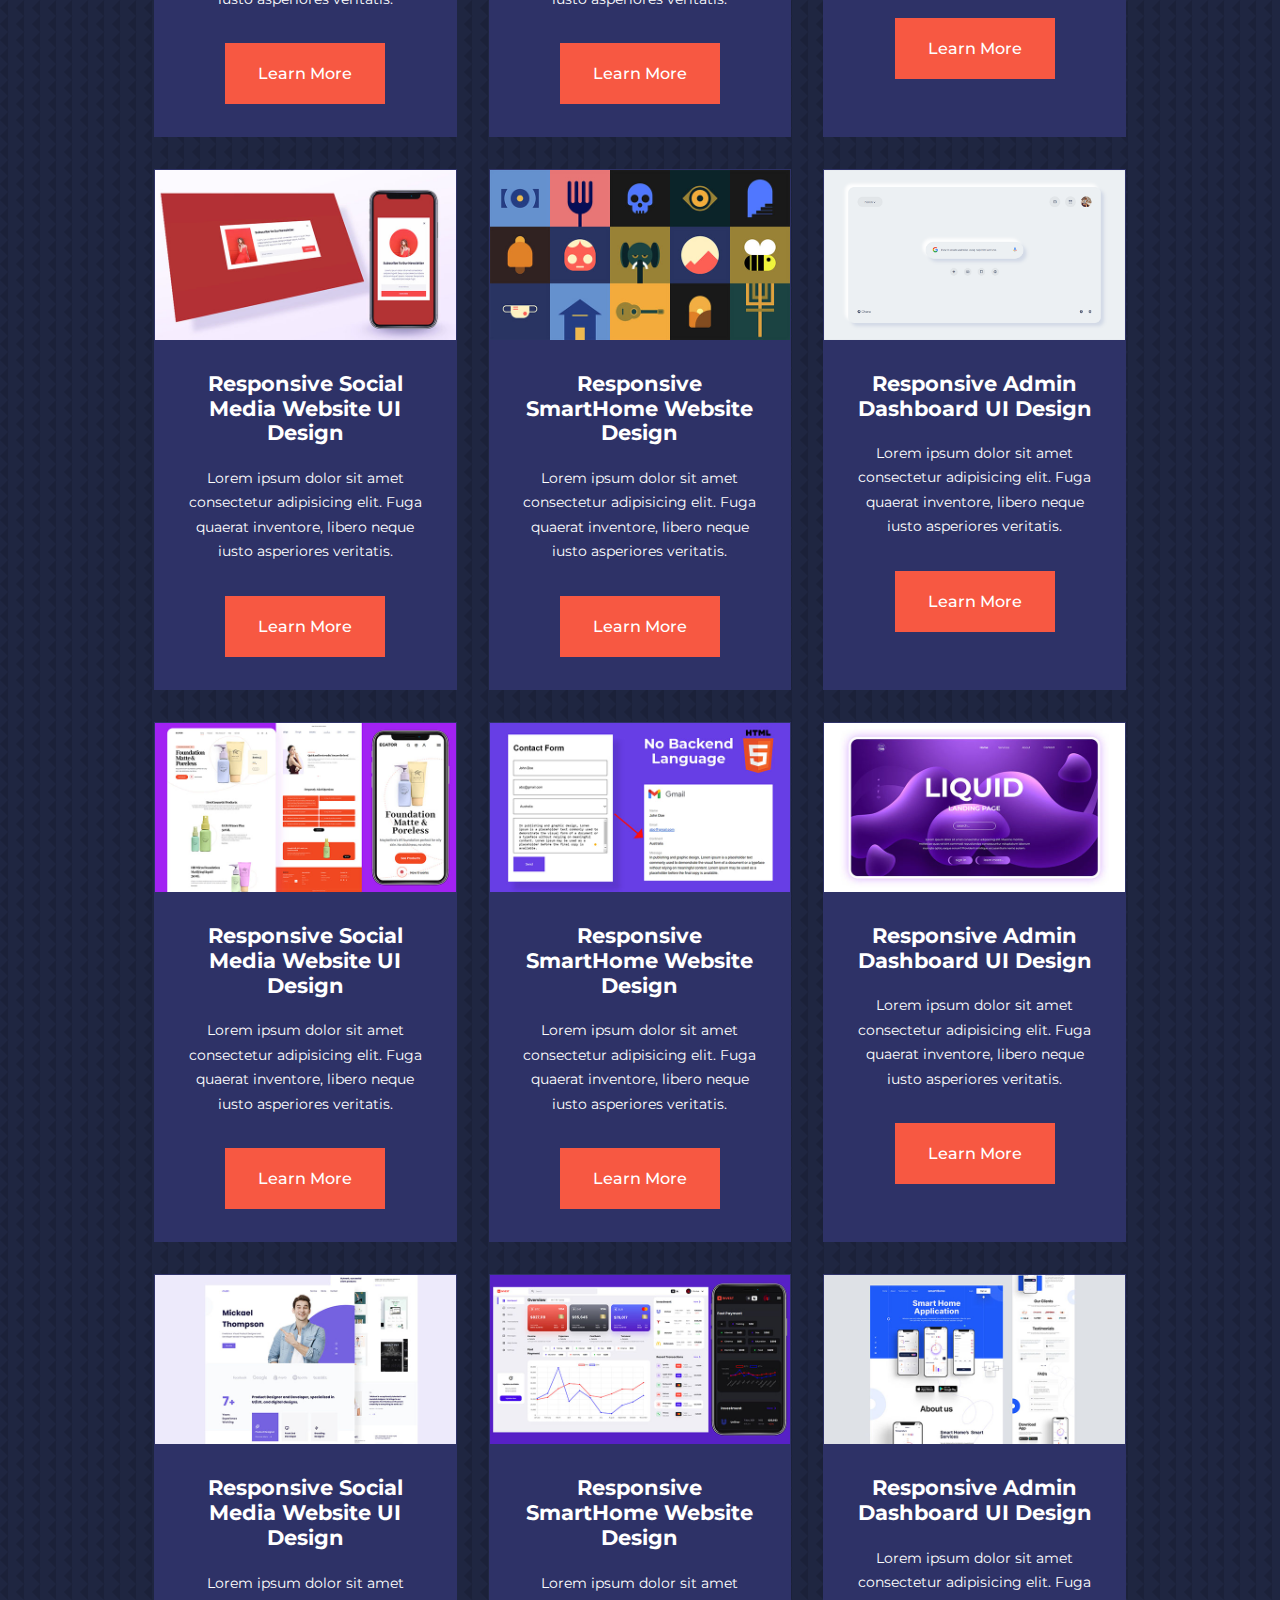
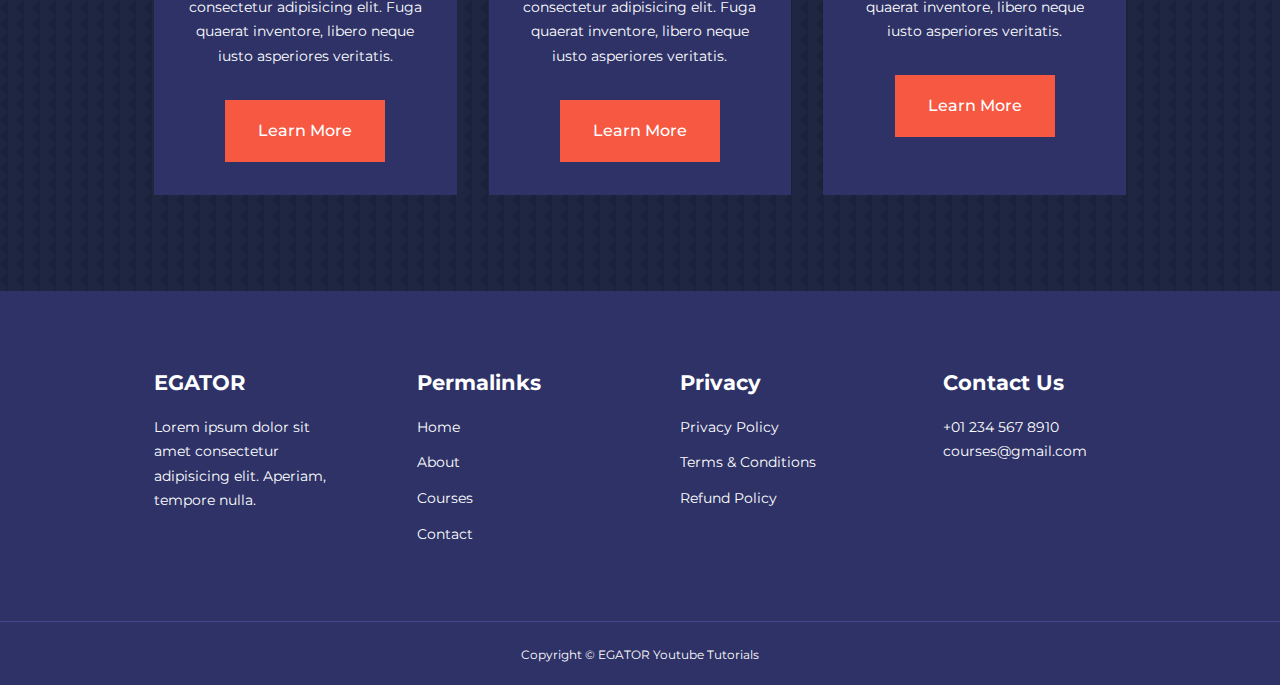
<file: courses.html>
<!DOCTYPE html>
<html lang="en">

<head>
    <meta charset="UTF-8">
    <meta http-equiv="X-UA-Compatible" content="IE=edge">
    <meta name="viewport" content="width=device-width, initial-scale=1.0">
    <title>Responsive Multipage Education Website</title>

    <!-- ICONSCOUT CDN -->
    <link rel="stylesheet" href="https://unicons.iconscout.com/release/v2.1.6/css/unicons.css">

    <!-- GOOGLE FONT -->
    <link rel="preconnect" href="https://fonts.googleapis.com">
    <link rel="preconnect" href="https://fonts.gstatic.com" crossorigin>
    <link href="https://fonts.googleapis.com/css2?family=Montserrat:wght@300;400;500;600;700;800;900&display=swap"
        rel="stylesheet">

    <!-- CUSTOM CSS -->
    <link rel="stylesheet" href="./css/style.css">
    <style>
        body {
            background-image: url("./images/bg-texture.png");
        }

        .courses {
            margin-top: 1rem;
        }
    </style>
</head>

<body>
    <!--================== NAVBAR ==================-->
    <nav>
        <div class="container nav__container">
            <a href="index.html">
                <h4>EGATOR</h4>
            </a>

            <ul class="nav__menu">
                <li><a href="index.html">Home</a></li>
                <li><a href="about.html">About</a></li>
                <li><a href="courses.html">Courses</a></li>
                <li><a href="contact.html">Contact</a></li>
            </ul>

            <button id="open-menu-btn">
                <i class="uil uil-bars"></i>
            </button>
            <button id="close-menu-btn">
                <i class="uil uil-multiply"></i>
            </button>
        </div>
    </nav>

    <!--================== COURSES ==================-->
    <section class="courses">
        <div class="container courses__container">
            <article class="course">
                <div class="course__image">
                    <img src="./images/course1.jpg" alt="">
                </div>
                <div class="course__info">
                    <h4>Responsive Social Media Website UI Design</h4>
                    <p>Lorem ipsum dolor sit amet consectetur adipisicing elit. Fuga quaerat inventore, libero neque
                        iusto asperiores veritatis.</p>
                    <a href="courses.html" class="btn btn-primary">Learn More</a>
                </div>
            </article>

            <article class="course">
                <div class="course__image">
                    <img src="./images/course2.jpg" alt="">
                </div>
                <div class="course__info">
                    <h4>Responsive SmartHome Website Design</h4>
                    <p>Lorem ipsum dolor sit amet consectetur adipisicing elit. Fuga quaerat inventore, libero neque
                        iusto
                        asperiores veritatis.</p>
                    <a href="courses.html" class="btn btn-primary">Learn More</a>
                </div>
            </article>

            <article class="course">
                <div class="course__image">
                    <img src="./images/course3.jpg" alt="">
                </div>
                <div class="course__info">
                    <h4>Responsive Admin Dashboard UI Design</h4>
                    <p>Lorem ipsum dolor sit amet consectetur adipisicing elit. Fuga quaerat inventore, libero neque
                        iusto
                        asperiores veritatis.</p>
                    <a href="courses.html" class="btn btn-primary">Learn More</a>
                </div>
            </article>

            <article class="course">
                <div class="course__image">
                    <img src="./images/course4.jpg" alt="">
                </div>
                <div class="course__info">
                    <h4>Responsive Social Media Website UI Design</h4>
                    <p>Lorem ipsum dolor sit amet consectetur adipisicing elit. Fuga quaerat inventore, libero neque
                        iusto asperiores veritatis.</p>
                    <a href="courses.html" class="btn btn-primary">Learn More</a>
                </div>
            </article>

            <article class="course">
                <div class="course__image">
                    <img src="./images/course5.jpg" alt="">
                </div>
                <div class="course__info">
                    <h4>Responsive SmartHome Website Design</h4>
                    <p>Lorem ipsum dolor sit amet consectetur adipisicing elit. Fuga quaerat inventore, libero neque
                        iusto
                        asperiores veritatis.</p>
                    <a href="courses.html" class="btn btn-primary">Learn More</a>
                </div>
            </article>

            <article class="course">
                <div class="course__image">
                    <img src="./images/course6.jpg" alt="">
                </div>
                <div class="course__info">
                    <h4>Responsive Admin Dashboard UI Design</h4>
                    <p>Lorem ipsum dolor sit amet consectetur adipisicing elit. Fuga quaerat inventore, libero neque
                        iusto
                        asperiores veritatis.</p>
                    <a href="courses.html" class="btn btn-primary">Learn More</a>
                </div>
            </article>

            <article class="course">
                <div class="course__image">
                    <img src="./images/course7.jpg" alt="">
                </div>
                <div class="course__info">
                    <h4>Responsive Social Media Website UI Design</h4>
                    <p>Lorem ipsum dolor sit amet consectetur adipisicing elit. Fuga quaerat inventore, libero neque
                        iusto asperiores veritatis.</p>
                    <a href="courses.html" class="btn btn-primary">Learn More</a>
                </div>
            </article>

            <article class="course">
                <div class="course__image">
                    <img src="./images/course8.jpg" alt="">
                </div>
                <div class="course__info">
                    <h4>Responsive SmartHome Website Design</h4>
                    <p>Lorem ipsum dolor sit amet consectetur adipisicing elit. Fuga quaerat inventore, libero neque
                        iusto
                        asperiores veritatis.</p>
                    <a href="courses.html" class="btn btn-primary">Learn More</a>
                </div>
            </article>

            <article class="course">
                <div class="course__image">
                    <img src="./images/course9.jpg" alt="">
                </div>
                <div class="course__info">
                    <h4>Responsive Admin Dashboard UI Design</h4>
                    <p>Lorem ipsum dolor sit amet consectetur adipisicing elit. Fuga quaerat inventore, libero neque
                        iusto
                        asperiores veritatis.</p>
                    <a href="courses.html" class="btn btn-primary">Learn More</a>
                </div>
            </article>

            <article class="course">
                <div class="course__image">
                    <img src="./images/course10.jpg" alt="">
                </div>
                <div class="course__info">
                    <h4>Responsive Social Media Website UI Design</h4>
                    <p>Lorem ipsum dolor sit amet consectetur adipisicing elit. Fuga quaerat inventore, libero neque
                        iusto asperiores veritatis.</p>
                    <a href="courses.html" class="btn btn-primary">Learn More</a>
                </div>
            </article>

            <article class="course">
                <div class="course__image">
                    <img src="./images/course11.jpg" alt="">
                </div>
                <div class="course__info">
                    <h4>Responsive SmartHome Website Design</h4>
                    <p>Lorem ipsum dolor sit amet consectetur adipisicing elit. Fuga quaerat inventore, libero neque
                        iusto
                        asperiores veritatis.</p>
                    <a href="courses.html" class="btn btn-primary">Learn More</a>
                </div>
            </article>

            <article class="course">
                <div class="course__image">
                    <img src="./images/course12.jpg" alt="">
                </div>
                <div class="course__info">
                    <h4>Responsive Admin Dashboard UI Design</h4>
                    <p>Lorem ipsum dolor sit amet consectetur adipisicing elit. Fuga quaerat inventore, libero neque
                        iusto
                        asperiores veritatis.</p>
                    <a href="courses.html" class="btn btn-primary">Learn More</a>
                </div>
            </article>

            <article class="course">
                <div class="course__image">
                    <img src="./images/course13.jpg" alt="">
                </div>
                <div class="course__info">
                    <h4>Responsive Social Media Website UI Design</h4>
                    <p>Lorem ipsum dolor sit amet consectetur adipisicing elit. Fuga quaerat inventore, libero neque
                        iusto asperiores veritatis.</p>
                    <a href="courses.html" class="btn btn-primary">Learn More</a>
                </div>
            </article>

            <article class="course">
                <div class="course__image">
                    <img src="./images/course14.jpg" alt="">
                </div>
                <div class="course__info">
                    <h4>Responsive SmartHome Website Design</h4>
                    <p>Lorem ipsum dolor sit amet consectetur adipisicing elit. Fuga quaerat inventore, libero neque
                        iusto
                        asperiores veritatis.</p>
                    <a href="courses.html" class="btn btn-primary">Learn More</a>
                </div>
            </article>

            <article class="course">
                <div class="course__image">
                    <img src="./images/course15.jpg" alt="">
                </div>
                <div class="course__info">
                    <h4>Responsive Admin Dashboard UI Design</h4>
                    <p>Lorem ipsum dolor sit amet consectetur adipisicing elit. Fuga quaerat inventore, libero neque
                        iusto
                        asperiores veritatis.</p>
                    <a href="courses.html" class="btn btn-primary">Learn More</a>
                </div>
            </article>

            <article class="course">
                <div class="course__image">
                    <img src="./images/course16.jpg" alt="">
                </div>
                <div class="course__info">
                    <h4>Responsive Social Media Website UI Design</h4>
                    <p>Lorem ipsum dolor sit amet consectetur adipisicing elit. Fuga quaerat inventore, libero neque
                        iusto asperiores veritatis.</p>
                    <a href="courses.html" class="btn btn-primary">Learn More</a>
                </div>
            </article>

            <article class="course">
                <div class="course__image">
                    <img src="./images/course17.jpg" alt="">
                </div>
                <div class="course__info">
                    <h4>Responsive SmartHome Website Design</h4>
                    <p>Lorem ipsum dolor sit amet consectetur adipisicing elit. Fuga quaerat inventore, libero neque
                        iusto
                        asperiores veritatis.</p>
                    <a href="courses.html" class="btn btn-primary">Learn More</a>
                </div>
            </article>

            <article class="course">
                <div class="course__image">
                    <img src="./images/course18.jpg" alt="">
                </div>
                <div class="course__info">
                    <h4>Responsive Admin Dashboard UI Design</h4>
                    <p>Lorem ipsum dolor sit amet consectetur adipisicing elit. Fuga quaerat inventore, libero neque
                        iusto
                        asperiores veritatis.</p>
                    <a href="courses.html" class="btn btn-primary">Learn More</a>
                </div>
            </article>



        </div>
    </section>




    <!--================== FOOTER ==================-->
    <footer>
        <div class="container footer__container">
            <div class="footer__1">
                <a href="index.html" class="footer__logo">
                    <h4>EGATOR</h4>
                </a>
                <p>Lorem ipsum dolor sit amet consectetur adipisicing elit. Aperiam, tempore nulla.</p>
            </div>

            <div class="footer__2">
                <h4>Permalinks</h4>
                <ul class="permalinks">
                    <li><a href="index.html">Home</a></li>
                    <li><a href="about.html">About</a></li>
                    <li><a href="courses.html">Courses</a></li>
                    <li><a href="contact.html">Contact</a></li>
                </ul>
            </div>

            <div class="footer__3">
                <h4>Privacy</h4>
                <ul class="privacy">
                    <li><a href="#">Privacy Policy</a></li>
                    <li><a href="#">Terms & Conditions</a></li>
                    <li><a href="#">Refund Policy</a></li>
                </ul>
            </div>

            <div class="footer__4">
                <h4>Contact Us</h4>
                <div>
                    <p>+01 234 567 8910</p>
                    <p>courses@gmail.com</p>
                </div>

                <ul class="footer__socials">
                    <li><a href="#"><i class="uil uil-facebook-f"></i></a></li>
                    <li><a href="#"><i class="uil uil-instagram-alt"></i></a></li>
                    <li><a href="#"><i class="uil uil-twitter"></i></a></li>
                    <li><a href="#"><i class="uil uil-linkedin-alt"></i></a></li>
                </ul>
            </div>
        </div>

        <div class="footer__copyright">
            <small>Copyright &copy; EGATOR Youtube Tutorials</small>
        </div>
    </footer>

    <!-- CUSTOM JS -->
    <script src="./main.js"></script>

</body>

</html>
</file>
<file: css/style.css>
/* ---------- VARIABLES ---------- */
:root {
    --color-primary: #6c63ff;
    --color-success: #00bf8e;
    --color-warning: #f7c94b;
    --color-danger: #f75842;
    --color-danger-variant: rgba(247, 88, 66, 0.4);
    --color-white: #fff;
    --color-light: rgba(255, 255, 255, 0.7);
    --color-black: #000;
    --color-bg: #1f2641;
    --color-bg1: #2e3267;
    --color-bg2: #424890;

    --container-width-lg: 76%;
    --container-width-md: 90%;
    --container-width-sm: 94%;

    --transition: all 400ms ease;
}

/* ---------- RESET ---------- */
* {
    margin: 0;
    padding: 0;
    border: 0;
    outline: 0;
    text-decoration: none;
    list-style: none;
    box-sizing: border-box;
}

/* ---------- GERAL ---------- */
body {
    font-family: 'Montserrat', sans-serif;
    line-height: 1.7;
    color: var(--color-white);
    background: var(--color-bg);
}

.container {
    width: var(--container-width-lg);
    margin: 0 auto;
}

section {
    padding: 6rem 0;
}
section h2 {
    text-align: center;
    margin-bottom: 4rem;
}

h1, h2, h3,
h4, h5 {
    line-height: 1.2;
}

h1 {
    font-size: 2.4rem;
}

h2 {
    font-size: 2rem;
}

h3 {
    font-size: 1.6rem;
}

h4 {
    font-size: 1.3rem;
}

a {
    color: var(--color-white);
}

img {
    width: 100%;
    display: block;
    object-fit: cover;
}

.btn {
    display: inline-block;
    background: var(--color-white);
    color: var(--color-black);
    padding: 1rem 2rem;
    border: 1px solid transparent;
    font-weight: 500;
    transition: var(--transition);
}
.btn:hover {
    background: transparent;
    color: var(--color-white);
    border-color: var(--color-white);
}

.btn-primary {
    background: var(--color-danger);
    color: var(--color-white);
}

/* ---------- NAVBAR ---------- */
nav {
    background: transparent;
    width: 100vw;
    height: 5rem;
    position: fixed;
    top: 0;
    z-index: 11;
}

.window-scroll {
    background: var(--color-primary);
    box-shadow: 0 1rem 2rem rgba(0, 0, 0, 0.2);
}

.nav__container {
    height: 100%;
    display: flex;
    justify-content: space-between;
    align-items: center;
}

nav button {
    display: none;
}

.nav__menu {
    display: flex;
    align-items: center;
    gap: 4rem;
}

.nav__menu a {
    font-size: 0.9rem;
    transition: var(--transition);
}
.nav__menu a:hover {
    color: var(--color-bg2);
}

/* ---------- HEADER ---------- */
header {
    position: relative;
    top: 5rem;
    overflow: hidden;
    height: 70vh;
    margin-bottom: 5rem;
}

.header__container {
    display: grid;
    grid-template-columns: 1fr 1fr;
    align-items: center;
    gap: 5rem;
    height: 100%;
}

.header__left p {
    margin: 1rem 0 2.4rem;
}

.header__left .test {
    font-size: 1rem;
}

/* ---------- CATEGORIES ---------- */
.categories {
    background: var(--color-bg1);
    height: 32rem;
}

.categories h1 {
    line-height: 1;
    margin-bottom: 3rem;
}

.categories__container {
    display: grid;
    grid-template-columns: 40% 60%;
}

.categories__left {
    margin-right: 4rem;
}

.categories__left p {
    margin: 1rem 0 3rem;
}

.categories__right {
    display: grid;
    grid-template-columns: repeat(3, 1fr);
    gap: 1.2rem;
}

.category {
    background: var(--color-bg2);
    padding: 2rem;
    border-radius: 2rem;
    transition: var(--transition);
}
.category:hover {
    box-shadow: 0 3rem 3rem rgba(0, 0, 0, 0.3);
    z-index: 1;
}

.category:nth-child(2) .category__icon {
    background: var(--color-danger);
}

.category:nth-child(3) .category__icon {
    background: var(--color-success);
}

.category:nth-child(4) .category__icon {
    background: var(--color-warning);
}

.category:nth-child(5) .category__icon {
    background: var(--color-success);
}

.category__icon {
    background: var(--color-primary);
    padding: 0.7rem;
    border-radius: 0.9rem;
}

.category h5 {
    margin: 2rem 0 1rem;
}

.category p {
    font-size: 0.85rem;
}

/* ---------- POPULAR COURSES ---------- */
.courses {
    margin-top: 10rem;
}

.courses__container {
    display: grid;
    grid-template-columns: repeat(3, 1fr);
    gap: 2rem;
}

.course {
    background: var(--color-bg1);
    text-align: center;
    border: 1px solid transparent;
    transition: var(--transition);
}
.course:hover {
    background: transparent;
    border-color: var(--color-primary);
}

.course__info {
    padding: 2rem;
}

.course__info p {
    margin: 1.2rem 0 2rem;
    font-size: 0.9rem;
}

/* ---------- FAQS ---------- */
.faqs {
    background: var(--color-bg1);
    box-shadow: inset 0 0 3rem rgba(0, 0, 0, 0.5);
}

.faqs__container {
    display: grid;
    grid-template-columns: 1fr 1fr;
    gap: 1rem;
}

.faq {
    padding: 2rem;
    display: flex;
    align-items: center;
    gap: 1.4rem;
    height: fit-content;
    background-color: var(--color-primary);
    cursor: pointer;
}
.faq h4 {
    font-size: 1rem;
    line-height: 2.2rem;
}
.faq__icon {
    align-self: flex-start;
    font-size: 1.2rem;
}
.faq p {
    margin-top: 0.8rem;
    display: none;
}
.faq.open p {
    display: block;
}

/* ---------- TESTIMONIALS ---------- */
.testimonials__container {
    overflow-x: hidden;
    position: relative;
    margin-bottom: 5rem;
}

.testimonial {
    padding-top: 2rem;
}

.avatar {
    width: 6rem;
    height: 6rem;
    border-radius: 50%;
    overflow: hidden;
    margin: 0 auto 1rem;
    border: 1rem solid var(--color-bg1);
}

.testimonial__info {
    text-align: center;
}

.testimonial__body {
    background: var(--color-primary);
    padding: 2rem;
    margin-top: 3rem;
    position: relative;
}
.testimonial__body::before {
    content: "";
    display: block;
    background: linear-gradient(135deg, transparent, var(--color-primary), var(--color-primary), var(--color-primary));
    width: 3rem;
    height: 3rem;
    position: absolute;
    left: 50%;
    top: -1.5rem;
    transform: rotate(45deg);
}

/* ---------- FOOTER ---------- */
footer {
    background: var(--color-bg1);
    padding-top: 5rem;
    font-size: 0.9rem;
}

.footer__container {
    display: grid;
    grid-template-columns: repeat(4, 1fr);
    gap: 5rem;
}
.footer__container > div h4 {
    margin-bottom: 1.2rem;
}

.footer__1 p {
    margin: 0 0 2rem;
}

footer ul li {
    margin-bottom: 0.7rem;
}
footer ul li:hover {
    text-decoration: underline;
}

.footer__socials {
    display: flex;
    gap: 1rem;
    font-size: 1.2rem;
    margin-top: 2rem;
}

.footer__copyright {
    text-align: center;
    margin-top: 4rem;
    padding: 1.2rem 0;
    border-top: 1px solid var(--color-bg2);
}

/* ---------- MEDIA QUERIES (TABLETS) ---------- */
@media screen and (max-width: 1024px) {
    .container {
        width: var(--container-width-md);
    }

    h1 {
        font-size: 2.2rem;
    }

    h2 {
        font-size: 1.7rem;
    }

    h3 {
        font-size: 1.4rem;
    }

    h4 {
        font-size: 1.2rem;
    }
    /* ----- NAVBAR ----- */
    nav button {
        display: inline-block;
        background-color: transparent;
        font-size: 1.8rem;
        color: var(--color-white);
        cursor: pointer;
    }
    nav button#close-menu-btn {
        display: none;
    }
    .nav__menu {
        position: fixed;
        top: 5rem;
        right: 5%;
        height: fit-content;
        width: 18rem;
        flex-direction: column;
        gap: 0;
        display: none;
    }
    .nav__menu li {
        width: 100%;
        height: 5.8rem;
        animation: animateNavItems 400ms linear forwards;
        transform-origin: top right;
        opacity: 0;
    }
    .nav__menu li:nth-child(2) {
        animation-delay: 200ms;
    }
    .nav__menu li:nth-child(3) {
        animation-delay: 400ms;
    }
    .nav__menu li:nth-child(4) {
        animation-delay: 600ms;
    }

    @keyframes animateNavItems {
        0% {
            transform: rotateZ(-90deg) rotateX(90deg) scale(0.1);
        }
        100% {
            transform: rotateZ(0) rotateX(0) scale(1);
            opacity: 1;
        }
    }

    .nav__menu li a {
        background: var(--color-primary);
        box-shadow: -4rem 6rem 10rem rgba(0, 0, 0, 0.6);
        width: 100%;
        height: 100%;
        display: grid;
        place-items: center;
    }
    .nav__menu li a:hover {
        background: var(--color-bg2);
        color: var(--color-white);
    }
    /* ----- HEADER ----- */
    header {
        height: 52vh;
        margin-bottom: 4rem;
    }
    .header__container {
        gap: 0;
        padding-bottom: 3rem;
    }
    /* ----- CATEGORIES ----- */
    .categories {
        height: auto;
    }
    .categories__container {
        grid-template-columns: 1fr;
        gap: 3rem;
    }
    .categories__left {
        margin-right: 0;
    }
    /* ----- POPULAR COURSES ----- */
    .courses {
        margin-top: 0;
    }
    .courses__container {
        grid-template-columns: 1fr 1fr;
    }
    /* ----- FAQS ----- */
    .faqs__container {
        grid-template-columns: 1fr;
    }
    .faq {
        padding: 1.5rem;
    }
    /* ----- FOOTER ----- */
    .footer__container {
        grid-template-columns: 1fr 1fr;
    }
}

/* ---------- MEDIA QUERIES (PHONES) ---------- */
@media screen and (max-width: 600px) {
    .container {
        width: var(--container-width-sm);
    }
    /* ----- NAVBAR ----- */
    .nav__menu {
        right: 3%;
    }
    /* ----- HEADER ----- */
    header {
        height: 100vh;
    }
    .header__container {
        grid-template-columns: 1fr;
        text-align: center;
        margin-top: 0;
    }
    .header__left p {
        margin-bottom: 1.3rem;
    }
    /* ----- CATEGORIES ----- */
    .categories__right {
        grid-template-columns: 1fr 1fr;
        gap: 0.7rem;
    }
    .category {
        padding: 1rem;
        border-radius: 1rem;
    }
    .category__icon {
        margin-top: 4px;
        display: inline-block;
    }
    /* ----- POPULAR COURSES ----- */
    .courses__container {
        grid-template-columns: 1fr;
    }
    /* ----- TESTIMONIALS ----- */
    .testimonial__body {
        padding: 1.2rem;
    }
    /* ----- FOOTER ----- */
    .footer__container {
        grid-template-columns: 1fr;
        text-align: center;
        gap: 2rem;
    }
    .footer__1 p {
        margin: 1rem auto;
    }
    .footer__socials {
        justify-content: center;
    }
}

/* 1:34:54 */

/* ---------- A ---------- */
/* ---------- A ---------- */
</file>
<file: css/about.css>
/* ---------- ACHIEVEMENTS ---------- */
.about__achievements {
    margin-top: 3rem;
}

.about__achievements-container {
    display: grid;
    grid-template-columns: 40% 60%;
    gap: 5rem;
}

.about__achievements-right > p {
    margin: 1.6rem 0 2.5rem;
}

.achievements__cards {
    display: grid;
    grid-template-columns: repeat(3, 1fr);
    gap: 1.5rem;
}

.achievements__card {
    background: var(--color-bg1);
    padding: 1.6rem;
    border-radius: 1rem;
    text-align: center;
    transition: var(--transition);
}
.achievements__card:hover {
    background: var(--color-bg2);
    box-shadow: 0 3rem 3rem rgba(0, 0, 0, 0.3);
}

.achievement__icon {
    background: var(--color-danger);
    padding: 0.6rem;
    border-radius: 1rem;
    display: inline-block;
    margin-bottom: 2rem;
    font-size: 2rem;
}

.achievements__card:nth-child(2) .achievement__icon {
    background: var(--color-success);
}
.achievements__card:nth-child(3) .achievement__icon {
    background: var(--color-primary);
}

.achievements__card p {
    margin-top: 1rem;
}

/* ---------- TEAM ---------- */
.team {
    background: var(--color-bg1);
    box-shadow: inset 0 0 3rem rgba(0, 0, 0, 0.5);
}

.team__container {
    display: grid;
    grid-template-columns: repeat(4, 1fr);
    gap: 2rem;
}

.team__member {
    background: var(--color-bg2);
    padding: 2rem;
    border: 1px solid transparent;
    transition: var(--transition);
    position: relative;
    overflow: hidden;
}
.team__member:hover {
    background: transparent;
    border-color: var(--color-primary);
}

.team__member-image img {
    filter: saturate(0);
}

.team__member:hover img {
    filter: saturate(1);
}

.team__member-info * {
    text-align: center;
    margin-top: 1.4rem;
}
.team__member-info p {
    color: var(--color-light);
}

.team__member-socials {
    position: absolute;
    top: 50%;
    transform: translateY(-50%);
    right: -100%;
    display: flex;
    flex-direction: column;
    background: var(--color-primary);
    border-radius: 1rem 0 0 1rem;
    box-shadow: -2rem 0 2rem rgba(0, 0, 0, 0.3);
    transition: var(--transition);
}

.team__member:hover .team__member-socials {
    right: 0;
}

.team__member-socials a {
    padding: 1rem;
}

/* ---------- MEDIA QUERIES (TABLETS) ---------- */
@media screen and (max-width: 1024px) {
    .about__achievements {
        margin-top: 2rem;
    }
    .about__achievements-container {
        grid-template-columns: 1fr;
        gap: 4rem;
    }
    .about__achievements-left {
        width: 80%;
        margin: 0 auto;
    }
    .team__container {
        grid-template-columns: repeat(3, 1fr);
        gap: 1.5rem;
    }
    .team__member {
        padding: 1rem;
    }
}

/* ---------- MEDIA QUERIES (PHONES) ---------- */
@media screen and (max-width: 600px) {
    .achievements__cards {
        grid-template-columns: 1fr 1fr;
        gap: 0.7rem;
    }
    .team__container {
        grid-template-columns: 1fr 1fr;
        gap: 0.7rem;
    }
    .team__member {
        padding: 0;
    }
    .team__member p {
        margin-bottom: 1.5rem;
    }
}

/* 2:33:07 */
</file>
<file: css/contact.css>
.contact__container {
    background: var(--color-bg1);
    padding: 4rem;
    display: grid;
    grid-template-columns: 40% 60%;
    gap: 4rem;
    height: 30rem;
    margin: 7rem auto;
    border-radius: 1rem;
}

.contact__aside {
    background: var(--color-primary);
    padding: 3rem;
    border-radius: 1rem;
    position: relative;
    bottom: 10rem;
}

.aside__image {
    width: 12rem;
    margin-bottom: 2rem;
}

.contact__aside h2 {
    text-align: left;
    margin-bottom: 1rem;
}
.contact__aside p {
    font-size: 0.9rem;
    margin-bottom: 2rem;
}

.contact__details li {
    display: flex;
    gap: 1rem;
    align-items: center;
    margin-bottom: 1rem;
}

.contact__socials {
    display: flex;
    gap: 0.8rem;
    margin-top: 3rem;
}
.contact__socials a {
    background: var(--color-bg2);
    padding: 0.5rem;
    border-radius: 50%;
    font-size: 0.9rem;
    transition: var(--transition);
}
.contact__socials a:hover {
    background: transparent;
}

.contact__form {
    display: flex;
    flex-direction: column;
    gap: 1.2rem;
    margin-right: 4rem;
}

.form__name {
    display: flex;
    gap: 1.2rem;
}

.contact__form input[type="text"] {
    width: 50%;
}

input,
textarea {
    width: 100%;
    padding: 1rem;
    background: var(--color-bg);
    color: var(--color-white);
}

.contact__form .btn {
    width: max-content;
    margin-top: 1rem;
    cursor: pointer;
}

/* ---------- MEDIA QUERIES (TABLETS) ---------- */
@media screen and (max-width: 1024px) {
    .contact {
        padding-bottom: 0;
    }
    .contact__container {
        gap: 1.5rem;
        margin-top: 3rem;
        height: auto;
        padding: 1.5rem;
    }
    .contact__aside {
        width: auto;
        padding: 1.5rem;
        bottom: 0;
    }
    .contact__form {
        align-self: center;
        margin-right: 1.5rem;
    }
}

/* ---------- MEDIA QUERIES (PHONES) ---------- */
@media screen and (max-width: 600px) {
    .contact__container {
        grid-template-columns: 1fr;
        gap: 3rem;
        margin-top: 0;
        padding: 0;
    }
    .contact__form {
        margin: 0 1.5rem 3rem;
    }
    .form__name {
        flex-direction: column;
    }
    .form__name input[type="text"] {
        width: 100%;
    }
}
</file>
